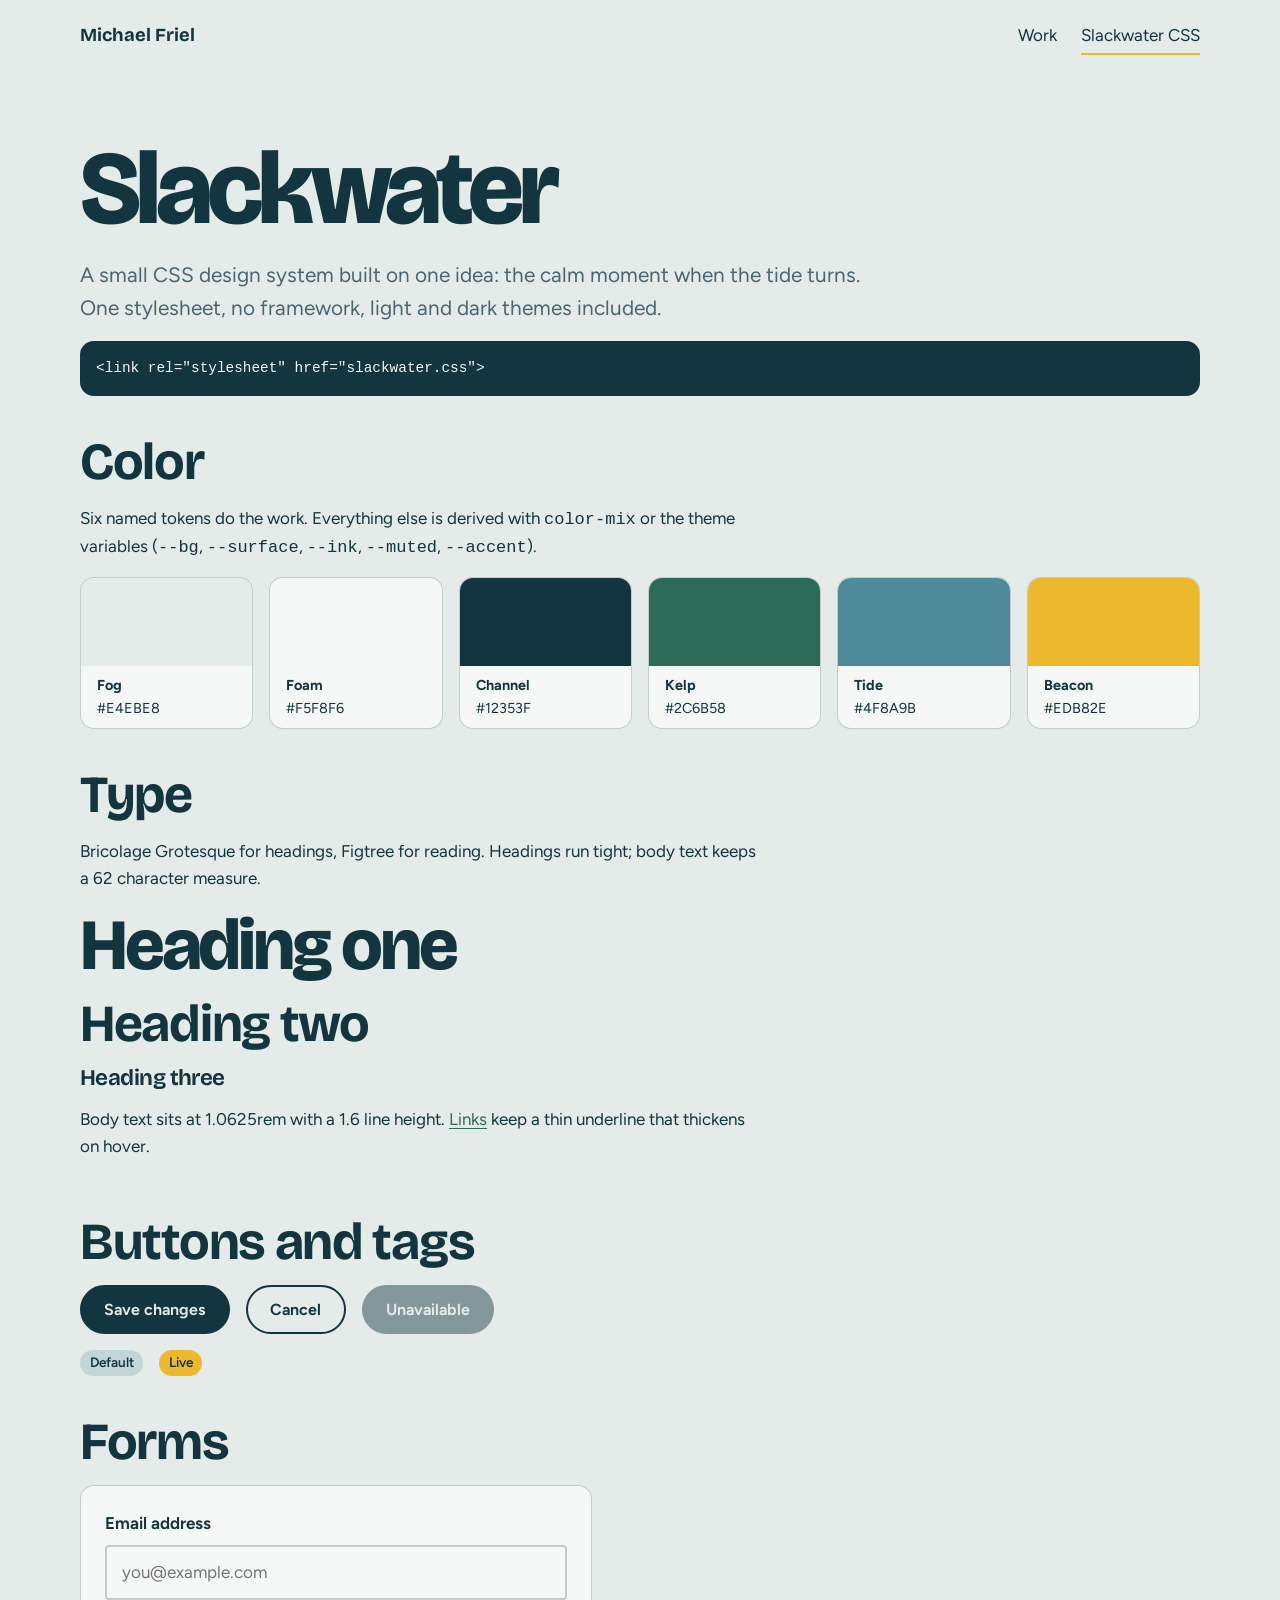
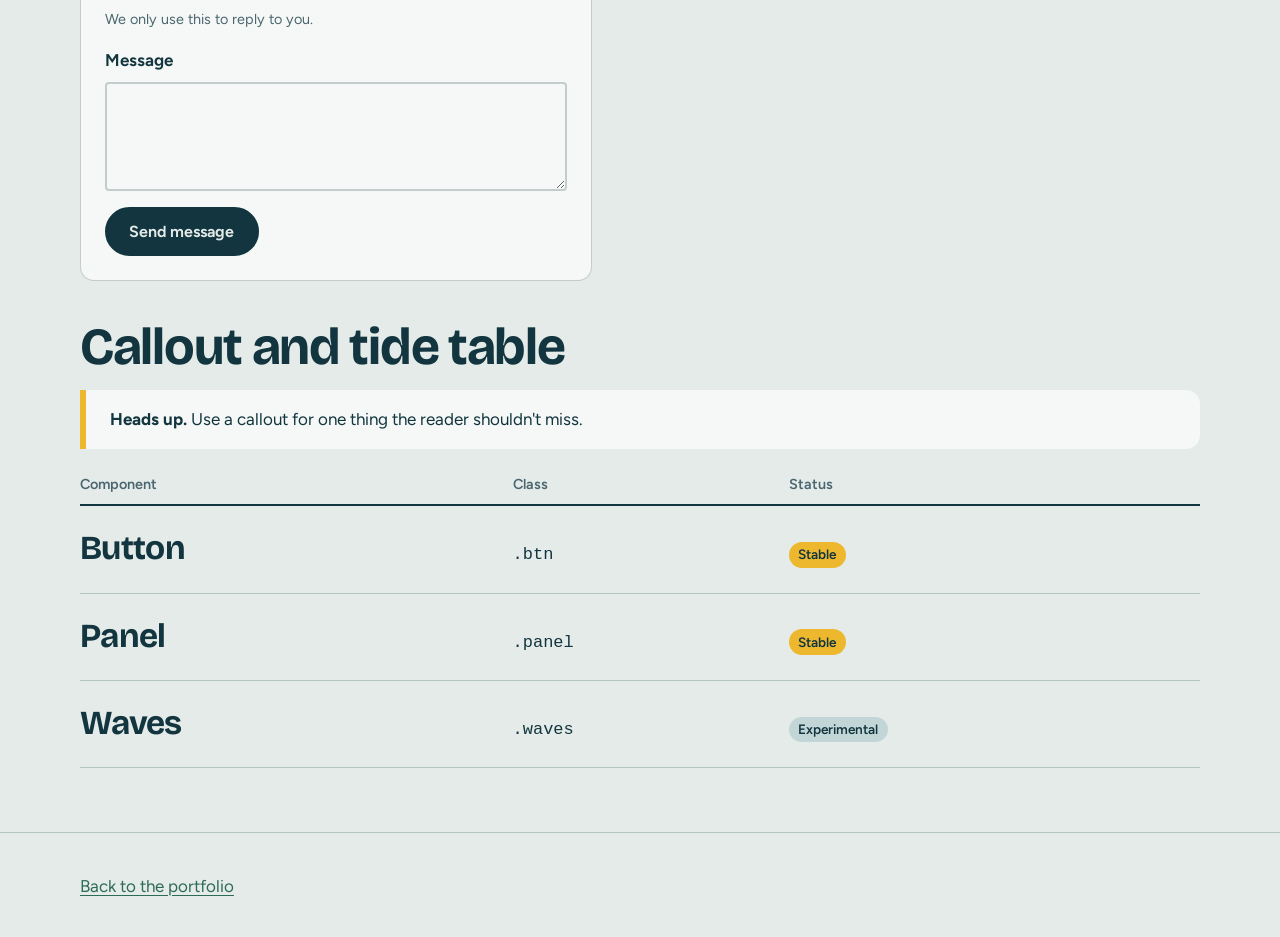
<file: styleguide.html>
<!doctype html>
<html lang="en">

<head>
  <meta charset="utf-8">
  <meta name="viewport" content="width=device-width, initial-scale=1">
  <title>Slackwater CSS | Style guide</title>
  <link rel="preconnect" href="https://fonts.googleapis.com">
  <link rel="preconnect" href="https://fonts.gstatic.com" crossorigin>
  <link
    href="https://fonts.googleapis.com/css2?family=Bricolage+Grotesque:opsz,wght@12..96,500..800&family=Figtree:wght@400;600;700&display=swap"
    rel="stylesheet">
  <link rel="stylesheet" href="slackwater.css">
  <style>
    .swatches {
      display: grid;
      gap: var(--s3);
      grid-template-columns: repeat(auto-fit, minmax(9rem, 1fr))
    }

    .sw {
      border-radius: var(--r-md);
      overflow: hidden;
      border: 1px solid var(--line);
      background: var(--surface)
    }

    .sw i {
      display: block;
      height: 5.5rem
    }

    .sw span {
      display: block;
      padding: var(--s2) var(--s3);
      font-size: .9rem
    }

    .sw b {
      display: block
    }

    .demo {
      display: flex;
      gap: var(--s3);
      flex-wrap: wrap;
      align-items: center
    }

    .scale>* {
      margin-bottom: var(--s3)
    }

    .spec {
      display: grid;
      gap: var(--s5)
    }

    pre {
      background: var(--channel);
      color: var(--foam);
      padding: var(--s3);
      border-radius: var(--r-md);
      overflow-x: auto;
      font-size: .9rem;
      margin: var(--s3) 0 0
    }
  </style>
</head>

<body>
  <header class="wrap nav">
    <a class="brand" href="index.html">Michael Friel</a>
    <nav aria-label="Main">
      <ul>
        <li><a href="index.html#work">Work</a></li>
        <li><a href="styleguide.html" aria-current="page">Slackwater CSS</a></li>
      </ul>
    </nav>
  </header>

  <main class="wrap spec">
    <section class="section stack" style="padding-bottom:0">
      <h1 style="font-size:clamp(3rem,9vw,6.5rem)">Slackwater</h1>
      <p class="muted" style="font-size:1.3rem">A small CSS design system built on one idea: the calm moment when the
        tide turns. One stylesheet, no framework, light and dark themes included.</p>
      <pre>&lt;link rel="stylesheet" href="slackwater.css"&gt;</pre>
    </section>

    <section class="stack">
      <h2>Color</h2>
      <p>Six named tokens do the work. Everything else is derived with <code>color-mix</code> or the theme variables
        (<code>--bg</code>, <code>--surface</code>, <code>--ink</code>, <code>--muted</code>, <code>--accent</code>).
      </p>
      <div class="swatches">
        <div class="sw"><i style="background:var(--fog)"></i><span><b>Fog</b>#E4EBE8</span></div>
        <div class="sw"><i style="background:var(--foam)"></i><span><b>Foam</b>#F5F8F6</span></div>
        <div class="sw"><i style="background:var(--channel)"></i><span><b>Channel</b>#12353F</span></div>
        <div class="sw"><i style="background:var(--kelp)"></i><span><b>Kelp</b>#2C6B58</span></div>
        <div class="sw"><i style="background:var(--tide)"></i><span><b>Tide</b>#4F8A9B</span></div>
        <div class="sw"><i style="background:var(--beacon)"></i><span><b>Beacon</b>#EDB82E</span></div>
      </div>
    </section>

    <section class="stack scale">
      <h2>Type</h2>
      <p>Bricolage Grotesque for headings, Figtree for reading. Headings run tight; body text keeps a 62 character
        measure.</p>
      <h1 style="font-size:clamp(2.5rem,7vw,4.5rem)">Heading one</h1>
      <h2>Heading two</h2>
      <h3>Heading three</h3>
      <p>Body text sits at 1.0625rem with a 1.6 line height. <a href="#">Links</a> keep a thin underline that thickens
        on hover.</p>
    </section>

    <section class="stack">
      <h2>Buttons and tags</h2>
      <div class="demo">
        <button class="btn">Save changes</button>
        <button class="btn btn--ghost">Cancel</button>
        <button class="btn" disabled>Unavailable</button>
      </div>
      <div class="demo">
        <span class="tag">Default</span>
        <span class="tag tag--live">Live</span>
      </div>
    </section>

    <section class="stack">
      <h2>Forms</h2>
      <div class="panel" style="max-width:32rem">
        <div class="field">
          <label for="email">Email address</label>
          <input class="input" id="email" type="email" placeholder="you@example.com">
          <span class="hint">We only use this to reply to you.</span>
        </div>
        <div class="field">
          <label for="msg">Message</label>
          <textarea class="input" id="msg" rows="3"></textarea>
        </div>
        <button class="btn">Send message</button>
      </div>
    </section>

    <section class="stack">
      <h2>Callout and tide table</h2>
      <div class="callout"><strong>Heads up.</strong> Use a callout for one thing the reader shouldn't miss.</div>
      <table class="tt">
        <thead>
          <tr>
            <th scope="col">Component</th>
            <th scope="col">Class</th>
            <th scope="col">Status</th>
          </tr>
        </thead>
        <tbody>
          <tr>
            <td class="name"><a href="#">Button</a></td>
            <td><code>.btn</code></td>
            <td><span class="tag tag--live">Stable</span></td>
          </tr>
          <tr>
            <td class="name"><a href="#">Panel</a></td>
            <td><code>.panel</code></td>
            <td><span class="tag tag--live">Stable</span></td>
          </tr>
          <tr>
            <td class="name"><a href="#">Waves</a></td>
            <td><code>.waves</code></td>
            <td><span class="tag">Experimental</span></td>
          </tr>
        </tbody>
      </table>
    </section>
  </main>

  <footer class="footer" style="margin-top:var(--s6)">
    <div class="wrap"><a href="index.html">Back to the portfolio</a></div>
  </footer>
</body>

</html>
</file>
<file: slackwater.css>
/* Slackwater CSS: a small design system. Tokens first, then base, then components. */
:root {
  --fog: #E4EBE8;
  --foam: #F5F8F6;
  --channel: #12353F;
  --kelp: #2C6B58;
  --sand: #D8C8A0;
  --beacon: #EDB82E;
  --tide: #4F8A9B;
  --bg: var(--fog);
  --surface: var(--foam);
  --ink: var(--channel);
  --muted: #4A6670;
  --line: rgba(18, 53, 63, .22);
  --accent: var(--beacon);
  --link: var(--kelp);
  --f-display: "Bricolage Grotesque", "Avenir Next", system-ui, sans-serif;
  --f-body: "Figtree", "Segoe UI", system-ui, sans-serif;
  --s1: .25rem;
  --s2: .5rem;
  --s3: 1rem;
  --s4: 1.5rem;
  --s5: 2.5rem;
  --s6: 4rem;
  --s7: 7rem;
  --r-sm: 4px;
  --r-md: 14px;
  --r-pill: 999px;
  --measure: 62ch;
}

@media (prefers-color-scheme:dark) {
  :root:not([data-theme="light"]) {
    --bg: #0E2830;
    --surface: #143640;
    --ink: #E4EBE8;
    --muted: #9DB5BA;
    --line: rgba(228, 235, 232, .22);
    --link: #8FD0B8;
  }
}

:root[data-theme="dark"] {
  --bg: #0E2830;
  --surface: #143640;
  --ink: #E4EBE8;
  --muted: #9DB5BA;
  --line: rgba(228, 235, 232, .22);
  --link: #8FD0B8
}

*,
*::before,
*::after {
  box-sizing: border-box
}

html {
  scroll-behavior: smooth
}

body {
  margin: 0;
  background: var(--bg);
  color: var(--ink);
  font: 400 1.0625rem/1.6 var(--f-body);
  -webkit-font-smoothing: antialiased
}

img,
svg {
  max-width: 100%;
  display: block
}

h1,
h2,
h3 {
  font-family: var(--f-display);
  line-height: 1.02;
  letter-spacing: -.025em;
  margin: 0 0 var(--s3);
  text-wrap: balance
}

h1 {
  font-size: clamp(3.4rem, 11vw, 9rem);
  font-weight: 800;
  letter-spacing: -.045em
}

h2 {
  font-size: clamp(2rem, 5vw, 3.25rem);
  font-weight: 700
}

h3 {
  font-size: 1.4rem;
  font-weight: 650
}

p {
  margin: 0 0 var(--s3);
  max-width: var(--measure)
}

a {
  color: var(--link);
  text-underline-offset: .2em;
  text-decoration-thickness: 1px
}

a:hover {
  text-decoration-thickness: 2px
}

:focus-visible {
  outline: 3px solid var(--accent);
  outline-offset: 3px;
  border-radius: var(--r-sm)
}

.muted {
  color: var(--muted)
}

.wrap {
  width: min(100% - 2.5rem, 70rem);
  margin-inline: auto
}

.section {
  padding-block: var(--s6)
}

.stack>*+* {
  margin-top: var(--s3)
}

/* Nav */
.nav {
  display: flex;
  justify-content: space-between;
  align-items: center;
  padding-block: var(--s3);
  gap: var(--s3);
  flex-wrap: wrap
}

.nav .brand {
  font: 700 1.15rem var(--f-display);
  color: var(--ink);
  text-decoration: none
}

.nav ul {
  display: flex;
  gap: var(--s4);
  list-style: none;
  margin: 0;
  padding: 0
}

.nav a {
  color: var(--ink);
  text-decoration: none;
  padding-block: var(--s2);
  border-bottom: 2px solid transparent
}

.nav a:hover,
.nav a[aria-current] {
  border-bottom-color: var(--accent)
}

/* Buttons */
.btn {
  display: inline-block;
  font: 650 1rem var(--f-body);
  padding: .8em 1.4em;
  border-radius: var(--r-pill);
  border: 2px solid var(--ink);
  background: var(--ink);
  color: var(--bg);
  text-decoration: none;
  cursor: pointer;
  transition: background .15s, color .15s, transform .15s
}

.btn:hover {
  background: var(--accent);
  border-color: var(--accent);
  color: #12353F
}

.btn:active {
  transform: translateY(1px)
}

.btn--ghost {
  background: transparent;
  color: var(--ink)
}

.btn--ghost:hover {
  background: var(--ink);
  border-color: var(--ink);
  color: var(--bg)
}

.btn[disabled] {
  opacity: .45;
  pointer-events: none
}

/* Tags */
.tag {
  display: inline-block;
  font-size: .85rem;
  font-weight: 600;
  padding: .15em .7em;
  border-radius: var(--r-pill);
  background: color-mix(in srgb, var(--tide) 22%, transparent);
  color: var(--ink)
}

.tag--live {
  background: var(--accent);
  color: #12353F
}

/* Surface + callout */
.panel {
  background: var(--surface);
  border: 1px solid var(--line);
  border-radius: var(--r-md);
  padding: var(--s4)
}

.callout {
  border-left: 6px solid var(--accent);
  background: var(--surface);
  padding: var(--s3) var(--s4);
  border-radius: 0 var(--r-md) var(--r-md) 0
}

/* Forms */
.field {
  display: grid;
  gap: var(--s2);
  margin-bottom: var(--s3)
}

.field label {
  font-weight: 650
}

.input {
  font: inherit;
  color: var(--ink);
  background: var(--surface);
  border: 2px solid var(--line);
  border-radius: var(--r-sm);
  padding: .7em .9em;
  width: 100%
}

.input:hover {
  border-color: var(--tide)
}

.input:focus-visible {
  border-color: var(--ink);
  outline-offset: 2px
}

.hint {
  font-size: .9rem;
  color: var(--muted)
}

/* Tide table: rows that read like a tide chart */
.tt {
  width: 100%;
  border-collapse: collapse
}

.tt th {
  text-align: left;
  font-weight: 600;
  color: var(--muted);
  font-size: .9rem;
  padding: var(--s2) var(--s3) var(--s2) 0;
  border-bottom: 2px solid var(--ink)
}

.tt td {
  padding: var(--s4) var(--s3) var(--s4) 0;
  border-bottom: 1px solid var(--line);
  vertical-align: baseline
}

.tt .name {
  font: 700 clamp(1.4rem, 3vw, 2.1rem)/1.1 var(--f-display);
  letter-spacing: -.02em
}

.tt .name a {
  color: var(--ink);
  text-decoration: none;
  background: linear-gradient(var(--accent), var(--accent)) 0 100%/0 .35em no-repeat;
  transition: background-size .25s
}

.tt tr:hover .name a,
.tt .name a:focus-visible {
  background-size: 100% .35em
}

@media(max-width:40rem) {
  .tt thead {
    display: none
  }

  .tt tr,
  .tt td {
    display: block
  }

  .tt tr {
    padding: var(--s3) 0;
    border-bottom: 1px solid var(--line)
  }

  .tt td {
    border: 0;
    padding: var(--s1) 0
  }
}

/* Waves (hero signature) */
.waves {
  position: absolute;
  inset: auto 0 0 0;
  height: clamp(90px, 16vw, 170px);
  overflow: hidden;
  pointer-events: none
}

.waves svg {
  position: absolute;
  bottom: 0;
  left: 0;
  width: 200%;
  height: 100%;
  animation: drift 22s linear infinite
}

.waves svg:nth-child(2) {
  animation-duration: 34s;
  animation-direction: reverse;
  opacity: .6
}

@keyframes drift {
  to {
    transform: translateX(-50%)
  }
}

@media(prefers-reduced-motion:reduce) {
  .waves svg {
    animation: none
  }

  html {
    scroll-behavior: auto
  }
}

.footer {
  border-top: 1px solid var(--line);
  padding-block: var(--s5);
  color: var(--muted)
}
</file>
